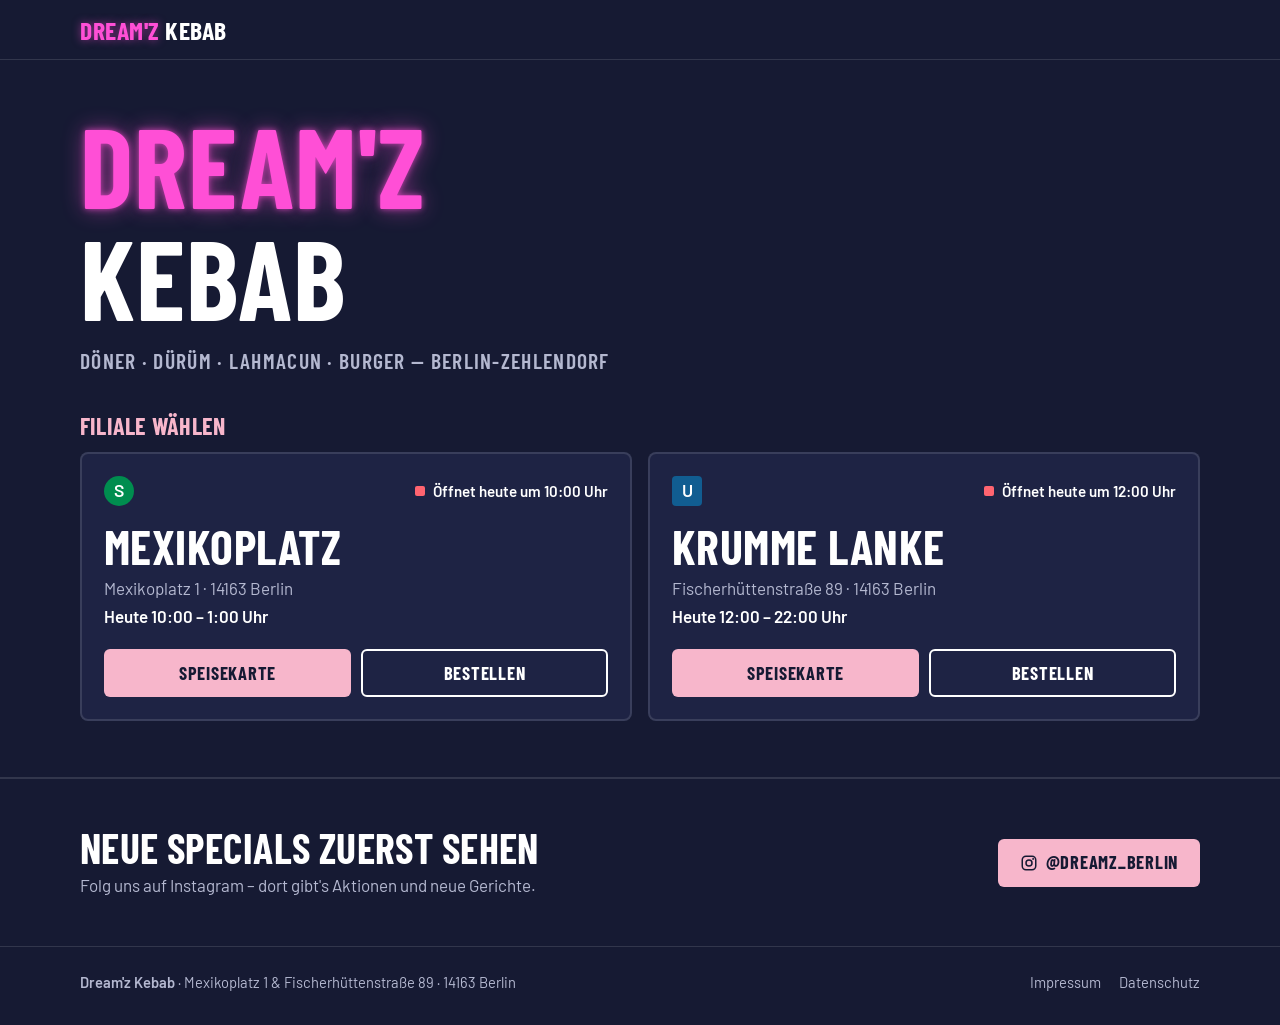
<file: index.html>
<!doctype html>
<html lang="de">
<head>
  <meta charset="utf-8">
  <meta name="viewport" content="width=device-width, initial-scale=1, viewport-fit=cover">
  <title>Dream'z Kebab – Döner in Zehlendorf | Mexikoplatz &amp; Krumme Lanke</title>
  <meta name="description" content="Dream'z Kebab in Berlin-Zehlendorf: Döner, Dürüm, Lahmacun, Steak Döner, Teller &amp; Fingerfood. Zwei Filialen – am Mexikoplatz und an der Krummen Lanke. Speisekarte ansehen und bestellen.">
  <meta name="theme-color" content="#161a33">
  <meta property="og:title" content="Dream'z Kebab – Döner in Zehlendorf">
  <meta property="og:description" content="Mexikoplatz &amp; Krumme Lanke – Speisekarte ansehen und bestellen.">
  <meta property="og:type" content="website">
  <link rel="icon" href="favicon.svg" type="image/svg+xml">
  <link rel="preload" href="fonts/barlow-condensed-latin-700-normal.woff2" as="font" type="font/woff2" crossorigin>
  <link rel="stylesheet" href="styles.css?v=202611100929">
  <script type="application/ld+json">
  [
    {
      "@context": "https://schema.org",
      "@type": "Restaurant",
      "name": "Dream'z Kebab Mexikoplatz",
      "servesCuisine": ["Döner", "Türkisch"],
      "priceRange": "€",
      "telephone": "+49 176 62243937",
      "address": {"@type": "PostalAddress", "streetAddress": "Mexikoplatz 1", "postalCode": "14163", "addressLocality": "Berlin", "addressCountry": "DE"},
      "openingHoursSpecification": [
        {"@type": "OpeningHoursSpecification", "dayOfWeek": ["Monday","Tuesday","Wednesday","Thursday"], "opens": "10:00", "closes": "23:59"},
        {"@type": "OpeningHoursSpecification", "dayOfWeek": ["Friday","Saturday"], "opens": "10:00", "closes": "01:00"},
        {"@type": "OpeningHoursSpecification", "dayOfWeek": "Sunday", "opens": "11:00", "closes": "23:59"}
      ],
      "sameAs": ["https://www.instagram.com/dreamz_berlin/"]
    },
    {
      "@context": "https://schema.org",
      "@type": "Restaurant",
      "name": "Dream'z Kebab Krumme Lanke",
      "servesCuisine": ["Döner", "Türkisch"],
      "priceRange": "€",
      "telephone": "+49 30 83544760",
      "address": {"@type": "PostalAddress", "streetAddress": "Fischerhüttenstraße 89", "postalCode": "14163", "addressLocality": "Berlin", "addressCountry": "DE"},
      "openingHoursSpecification": [
        {"@type": "OpeningHoursSpecification", "dayOfWeek": ["Monday","Tuesday","Wednesday"], "opens": "10:00", "closes": "21:00"},
        {"@type": "OpeningHoursSpecification", "dayOfWeek": ["Thursday","Friday"], "opens": "10:00", "closes": "22:00"},
        {"@type": "OpeningHoursSpecification", "dayOfWeek": "Saturday", "opens": "12:00", "closes": "22:00"},
        {"@type": "OpeningHoursSpecification", "dayOfWeek": "Sunday", "opens": "12:00", "closes": "21:00"}
      ],
      "sameAs": ["https://www.instagram.com/dreamz_berlin/"]
    }
  ]
  </script>
</head>
<body>
  <a class="skip" href="#filiale-waehlen">Zur Filialauswahl springen</a>

  <header class="topbar">
    <a class="brand" href="#top" aria-label="Dream'z Kebab – nach oben"><b>Dream'z</b> Kebab</a>
    <div class="switcher" role="tablist" aria-label="Filiale wechseln" hidden>
      <button role="tab" data-select="mexikoplatz">Mexikoplatz</button>
      <button role="tab" data-select="krumme-lanke">Krumme Lanke</button>
    </div>
  </header>

  <main id="top">
    <!-- ============ HERO + FILIALAUSWAHL ============ -->
    <section class="hero" id="filiale-waehlen">
      <div class="wrap">
        <h1 class="hero-title"><b>Dream'z</b> Kebab</h1>
        <p class="hero-sub">Döner · Dürüm · Lahmacun · Burger — Berlin-Zehlendorf</p>

        <h2 class="pick-label">Filiale wählen</h2>
        <div class="picker" role="list">
          <!-- Karten werden von app.js mit Live-Status befüllt; Inhalt hier dient als Fallback. -->
          <article class="pick" role="listitem" data-store="mexikoplatz">
            <div class="pick-top">
              <span class="station station-s" aria-label="S-Bahn">S</span>
              <span class="status"><span class="dot"></span><span class="state">Öffnungszeiten</span></span>
            </div>
            <h2 class="pick-name">Mexikoplatz</h2>
            <p class="pick-addr">Mexikoplatz 1 · 14163 Berlin</p>
            <p class="pick-today"></p>
            <div class="pick-actions">
              <a class="btn btn-primary" href="#mexikoplatz" data-select="mexikoplatz">Speisekarte</a>
              <button class="btn btn-soft" data-order="mexikoplatz">Bestellen</button>
            </div>
          </article>

          <article class="pick" role="listitem" data-store="krumme-lanke">
            <div class="pick-top">
              <span class="station station-u" aria-label="U-Bahn">U</span>
              <span class="status"><span class="dot"></span><span class="state">Öffnungszeiten</span></span>
            </div>
            <h2 class="pick-name">Krumme Lanke</h2>
            <p class="pick-addr">Fischerhüttenstraße 89 · 14163 Berlin</p>
            <p class="pick-today"></p>
            <div class="pick-actions">
              <a class="btn btn-primary" href="#krumme-lanke" data-select="krumme-lanke">Speisekarte</a>
              <button class="btn btn-soft" data-order="krumme-lanke">Bestellen</button>
            </div>
          </article>
        </div>
      </div>
    </section>

    <!-- ============ FILIALANSICHT (wird von app.js gefüllt) ============ -->
    <section class="store" id="filiale" aria-live="polite" hidden>
      <div class="wrap">
        <div class="store-head">
          <div>
            <p class="store-kicker"></p>
            <h2 class="store-title"></h2>
            <p class="store-tagline"></p>
          </div>
          <div class="store-actions"></div>
        </div>

        <div class="store-grid">
          <div class="menu-col">
            <nav class="cats" aria-label="Kategorien"></nav>
            <div class="menu"></div>
            <p class="fineprint">Alle Preise in Euro inkl. MwSt. Informationen zu Allergenen und Zusatzstoffen bekommst du im Laden – frag uns einfach.</p>
          </div>

          <aside class="info-col">
            <div class="panel">
              <h3>Öffnungszeiten</h3>
              <p class="status status-lg"><span class="dot"></span><span class="state"></span></p>
              <table class="hours"></table>
            </div>
            <div class="panel">
              <h3>Adresse</h3>
              <address class="addr"></address>
              <a class="btn btn-soft btn-block route" target="_blank" rel="noopener">Route planen</a>
            </div>
          </aside>
        </div>
      </div>
    </section>

    <!-- ============ INSTAGRAM ============ -->
    <section class="cta">
      <div class="wrap cta-inner">
        <div>
          <h2>Neue Specials zuerst sehen</h2>
          <p>Folg uns auf Instagram – dort gibt's Aktionen und neue Gerichte.</p>
        </div>
        <a class="btn btn-primary btn-lg" href="https://www.instagram.com/dreamz_berlin/" target="_blank" rel="noopener">
          <svg aria-hidden="true" viewBox="0 0 24 24" width="20" height="20"><rect x="3" y="3" width="18" height="18" rx="5" fill="none" stroke="currentColor" stroke-width="2"/><circle cx="12" cy="12" r="4" fill="none" stroke="currentColor" stroke-width="2"/><circle cx="17.5" cy="6.5" r="1.3" fill="currentColor"/></svg>
          @dreamz_berlin
        </a>
      </div>
    </section>
  </main>

  <footer class="footer">
    <div class="wrap footer-inner">
      <p><strong>Dream'z Kebab</strong> · Mexikoplatz 1 &amp; Fischerhüttenstraße 89 · 14163 Berlin</p>
      <nav aria-label="Rechtliches">
        <a href="impressum.html">Impressum</a>
        <a href="datenschutz.html">Datenschutz</a>
      </nav>
    </div>
  </footer>

  <!-- ============ BESTELL-SHEET ============ -->
  <dialog class="sheet" id="order-sheet" aria-labelledby="sheet-title">
    <form method="dialog" class="sheet-inner">
      <div class="sheet-grip" aria-hidden="true"></div>
      <p class="sheet-kicker">Bestellen</p>
      <h2 id="sheet-title"></h2>
      <div class="sheet-options"></div>
      <button class="btn btn-ghost btn-block" value="close">Schließen</button>
    </form>
  </dialog>

  <script src="data.js?v=202611100929"></script>
  <script src="app.js?v=202611100929"></script>
</body>
</html>
</file>
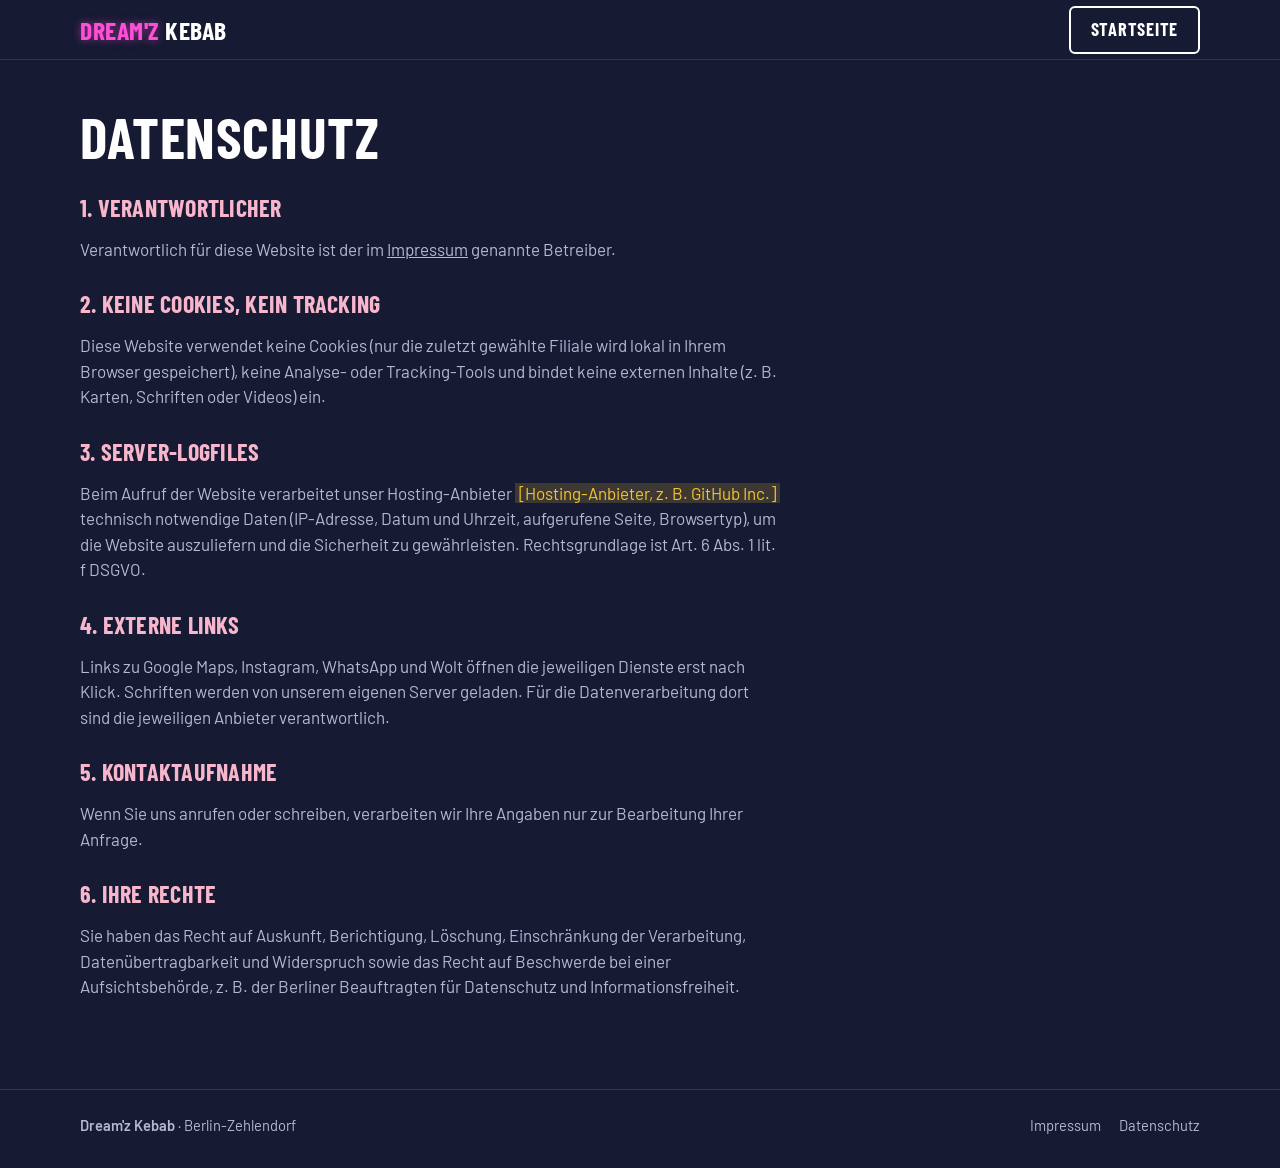
<file: datenschutz.html>
<!doctype html>
<html lang="de">
<head>
  <meta charset="utf-8">
  <meta name="viewport" content="width=device-width, initial-scale=1">
  <title>Datenschutz – Dream'z Kebab</title>
  <meta name="robots" content="noindex">
  <link rel="icon" href="favicon.svg" type="image/svg+xml">
  <link rel="stylesheet" href="styles.css?v=202611100929">
</head>
<body>
  <header class="topbar">
    <a class="brand" href="index.html"><b>Dream'z</b> Kebab</a>
    <a class="btn btn-ghost" href="index.html">Startseite</a>
  </header>
  <main class="wrap legal">
    <h1>Datenschutz</h1>
    <h2>1. Verantwortlicher</h2>
    <p>Verantwortlich für diese Website ist der im <a href="impressum.html">Impressum</a> genannte Betreiber.</p>
    <h2>2. Keine Cookies, kein Tracking</h2>
    <p>Diese Website verwendet keine Cookies (nur die zuletzt gewählte Filiale wird lokal in Ihrem Browser gespeichert), keine Analyse- oder Tracking-Tools und bindet keine externen Inhalte (z. B. Karten, Schriften oder Videos) ein.</p>
    <h2>3. Server-Logfiles</h2>
    <p>Beim Aufruf der Website verarbeitet unser Hosting-Anbieter <span class="todo">[Hosting-Anbieter, z. B. GitHub Inc.]</span> technisch notwendige Daten (IP-Adresse, Datum und Uhrzeit, aufgerufene Seite, Browsertyp), um die Website auszuliefern und die Sicherheit zu gewährleisten. Rechtsgrundlage ist Art. 6 Abs. 1 lit. f DSGVO.</p>
    <h2>4. Externe Links</h2>
    <p>Links zu Google Maps, Instagram, WhatsApp und Wolt öffnen die jeweiligen Dienste erst nach Klick. Schriften werden von unserem eigenen Server geladen. Für die Datenverarbeitung dort sind die jeweiligen Anbieter verantwortlich.</p>
    <h2>5. Kontaktaufnahme</h2>
    <p>Wenn Sie uns anrufen oder schreiben, verarbeiten wir Ihre Angaben nur zur Bearbeitung Ihrer Anfrage.</p>
    <h2>6. Ihre Rechte</h2>
    <p>Sie haben das Recht auf Auskunft, Berichtigung, Löschung, Einschränkung der Verarbeitung, Datenübertragbarkeit und Widerspruch sowie das Recht auf Beschwerde bei einer Aufsichtsbehörde, z. B. der Berliner Beauftragten für Datenschutz und Informationsfreiheit.</p>
  </main>
  <footer class="footer"><div class="wrap footer-inner"><p><strong>Dream'z Kebab</strong> · Berlin-Zehlendorf</p><nav aria-label="Rechtliches"><a href="impressum.html">Impressum</a><a href="datenschutz.html">Datenschutz</a></nav></div></footer>
</body>
</html>
</file>
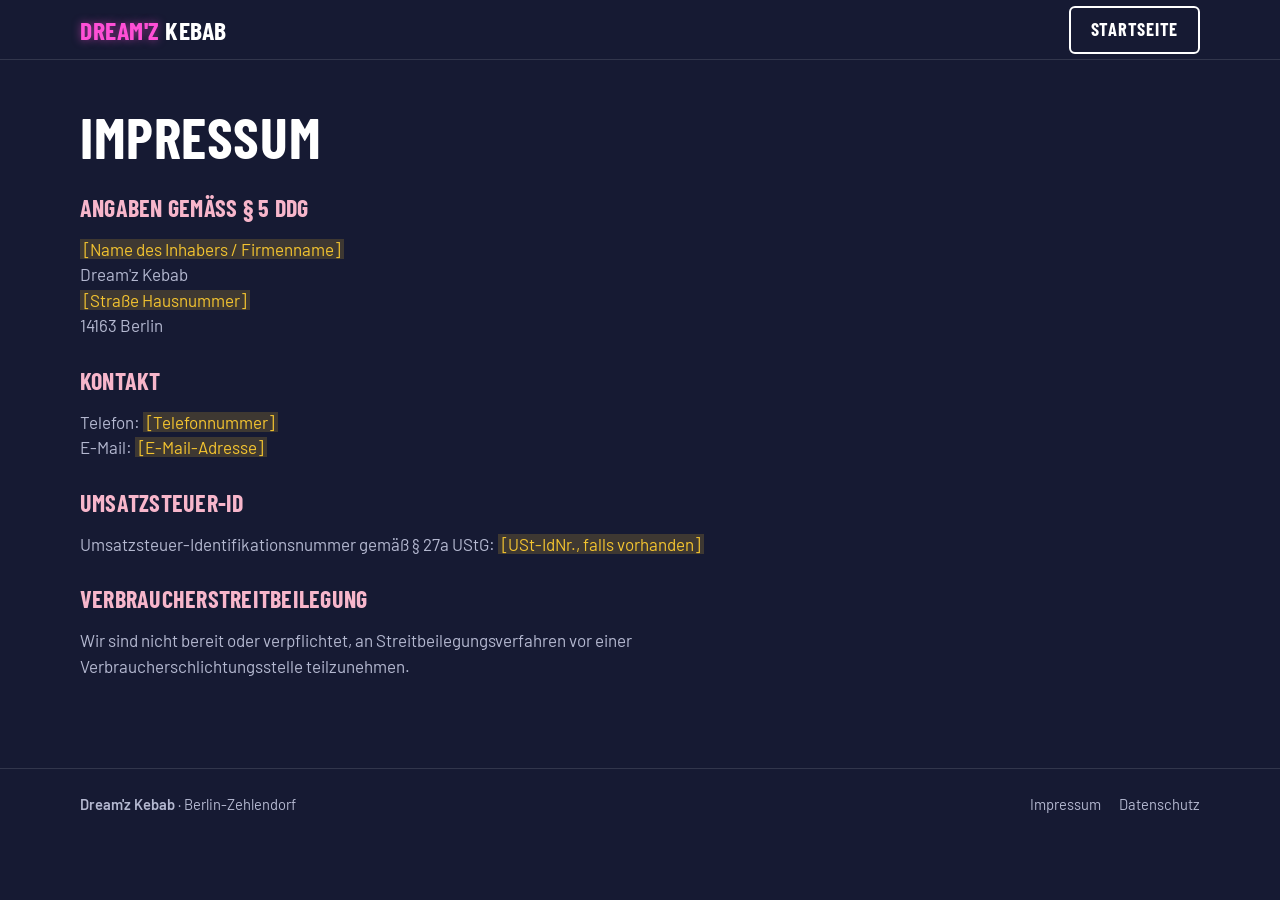
<file: impressum.html>
<!doctype html>
<html lang="de">
<head>
  <meta charset="utf-8">
  <meta name="viewport" content="width=device-width, initial-scale=1">
  <title>Impressum – Dream'z Kebab</title>
  <meta name="robots" content="noindex">
  <link rel="icon" href="favicon.svg" type="image/svg+xml">
  <link rel="stylesheet" href="styles.css?v=202611100929">
</head>
<body>
  <header class="topbar">
    <a class="brand" href="index.html"><b>Dream'z</b> Kebab</a>
    <a class="btn btn-ghost" href="index.html">Startseite</a>
  </header>
  <main class="wrap legal">
    <h1>Impressum</h1>
    <h2>Angaben gemäß § 5 DDG</h2>
    <p><span class="todo">[Name des Inhabers / Firmenname]</span><br>
      Dream'z Kebab<br>
      <span class="todo">[Straße Hausnummer]</span><br>
      14163 Berlin</p>
    <h2>Kontakt</h2>
    <p>Telefon: <span class="todo">[Telefonnummer]</span><br>
      E-Mail: <span class="todo">[E-Mail-Adresse]</span></p>
    <h2>Umsatzsteuer-ID</h2>
    <p>Umsatzsteuer-Identifikationsnummer gemäß § 27a UStG: <span class="todo">[USt-IdNr., falls vorhanden]</span></p>
    <h2>Verbraucherstreitbeilegung</h2>
    <p>Wir sind nicht bereit oder verpflichtet, an Streitbeilegungsverfahren vor einer Verbraucherschlichtungsstelle teilzunehmen.</p>
  </main>
  <footer class="footer"><div class="wrap footer-inner"><p><strong>Dream'z Kebab</strong> · Berlin-Zehlendorf</p><nav aria-label="Rechtliches"><a href="impressum.html">Impressum</a><a href="datenschutz.html">Datenschutz</a></nav></div></footer>
</body>
</html>
</file>
<file: styles.css>
/* Schriften – selbst gehostet */
@font-face { font-family: "Barlow Condensed"; src: url("fonts/barlow-condensed-latin-600-normal.woff2") format("woff2"); font-weight: 600; font-display: swap; }
@font-face { font-family: "Barlow Condensed"; src: url("fonts/barlow-condensed-latin-700-normal.woff2") format("woff2"); font-weight: 700; font-display: swap; }
@font-face { font-family: "Barlow"; src: url("fonts/barlow-latin-400-normal.woff2") format("woff2"); font-weight: 400; font-display: swap; }
@font-face { font-family: "Barlow"; src: url("fonts/barlow-latin-600-normal.woff2") format("woff2"); font-weight: 600; font-display: swap; }

/* Farben angelehnt an die Menütafel im Laden */
:root {
  --navy: #161a33;
  --navy-2: #1e2344;
  --navy-3: #272d55;
  --line: rgba(255, 255, 255, .12);
  --white: #ffffff;
  --muted: #b4b8d0;
  --pink: #f7b6cb;       /* Balken auf der Tafel */
  --neon: #ff4fd6;       /* Leuchtschrift */
  --blue: #a9dcf6;       /* Preisschilder */
  --yellow: #f4c430;     /* Specials-Tafel */
  --green: #3ccf78;
  --red: #ff6470;
  --s-green: #008d4f;
  --u-blue: #115d91;
  --cond: "Barlow Condensed", "Arial Narrow", sans-serif;
  --body: "Barlow", system-ui, -apple-system, "Segoe UI", sans-serif;
  --top: 60px;
  --cats: 52px;
}

*, *::before, *::after { box-sizing: border-box; }
html { -webkit-text-size-adjust: 100%; }
body { margin: 0; background: var(--navy); color: var(--white); font: 400 17px/1.5 var(--body); -webkit-font-smoothing: antialiased; }
a { color: inherit; }
button { font: inherit; color: inherit; }
svg { flex: none; }
[hidden] { display: none !important; }
.wrap { width: min(1120px, 100% - 32px); margin-inline: auto; }
.skip { position: absolute; left: -999px; top: 8px; z-index: 100; background: var(--pink); color: var(--navy); padding: 8px 12px; }
.skip:focus { left: 8px; }
:focus-visible { outline: 3px solid var(--blue); outline-offset: 2px; }
h1, h2, h3, h4 { font-family: var(--cond); font-weight: 700; text-transform: uppercase; letter-spacing: .01em; line-height: 1; }

/* ---------- Kopfzeile ---------- */
.topbar {
  position: sticky; top: 0; z-index: 40; height: var(--top);
  display: flex; align-items: center; justify-content: space-between; gap: 12px;
  padding: 0 max(16px, calc((100% - 1120px) / 2));
  background: var(--navy); border-bottom: 1px solid var(--line);
}
.brand { text-decoration: none; font: 700 1.6rem/1 var(--cond); text-transform: uppercase; letter-spacing: .02em; }
.brand b { color: var(--neon); font-weight: 700; text-shadow: 0 0 8px rgba(255, 79, 214, .55); }

.switcher { display: flex; border: 2px solid var(--white); border-radius: 6px; overflow: hidden; }
.switcher button {
  border: 0; background: transparent; cursor: pointer; padding: 6px 12px;
  font: 700 1rem/1 var(--cond); text-transform: uppercase; letter-spacing: .03em; white-space: nowrap;
  touch-action: manipulation;
}
.switcher button + button { border-left: 2px solid var(--white); }
.switcher button[aria-selected="true"] { background: var(--white); color: var(--navy); }

/* ---------- Buttons ---------- */
.btn {
  display: inline-flex; align-items: center; justify-content: center; gap: 8px;
  min-height: 48px; padding: 0 20px; border-radius: 6px; border: 2px solid transparent;
  font: 700 1.15rem/1 var(--cond); text-transform: uppercase; letter-spacing: .04em;
  text-decoration: none; cursor: pointer; white-space: nowrap; touch-action: manipulation;
}
.btn svg { width: 18px; height: 18px; }
.btn:active { transform: translateY(1px); }
.btn-primary { background: var(--pink); color: var(--navy); }
.btn-primary:hover { background: #fbd0de; }
.btn-soft, .btn-ghost { border-color: var(--white); background: transparent; }
.btn-soft:hover, .btn-ghost:hover { background: var(--white); color: var(--navy); }
.btn-block { width: 100%; }

/* ---------- Start ---------- */
.hero { padding: 48px 0 56px; border-bottom: 1px solid var(--line); }
.hero-title { margin: 0; font-size: clamp(3.4rem, 12vw, 7rem); }
.hero-title b { display: block; color: var(--neon); text-shadow: 0 0 6px rgba(255, 79, 214, .7), 0 0 22px rgba(255, 79, 214, .45); }
.hero-sub { margin: 14px 0 0; font: 600 clamp(1.1rem, 2.6vw, 1.35rem)/1.3 var(--cond); text-transform: uppercase; letter-spacing: .06em; color: var(--muted); }
.pick-label { margin: 40px 0 14px; font-size: 1.5rem; color: var(--pink); }

.picker { display: grid; grid-template-columns: 1fr 1fr; gap: 16px; }
.pick { padding: 22px; background: var(--navy-2); border: 2px solid var(--line); border-radius: 8px; }
.pick.is-selected { border-color: var(--pink); }
.pick-top { display: flex; align-items: center; justify-content: space-between; gap: 12px; }
.pick-name { margin: 16px 0 6px; font-size: clamp(2.2rem, 5vw, 3rem); }
.pick-addr { margin: 0; color: var(--muted); }
.pick-today { margin: 2px 0 20px; font-weight: 600; }
.pick-actions { display: flex; gap: 10px; }
.pick-actions .btn { flex: 1; }

.station { display: inline-grid; place-items: center; width: 30px; height: 30px; font: 700 1.1rem/1 var(--body); color: #fff; }
.station-s { background: var(--s-green); border-radius: 50%; }
.station-u { background: var(--u-blue); border-radius: 4px; }

.status { display: inline-flex; align-items: center; gap: 8px; margin: 0; font-weight: 600; font-size: .95rem; }
.dot { width: 10px; height: 10px; border-radius: 2px; background: var(--muted); }
.is-open .dot { background: var(--green); }
.is-soon .dot { background: var(--yellow); }
.is-closed .dot { background: var(--red); }

/* ---------- Filiale ---------- */
.store { padding: 40px 0 64px; }
.store-head { display: flex; flex-wrap: wrap; align-items: flex-end; justify-content: space-between; gap: 18px; margin-bottom: 24px; }
.store-kicker { display: flex; align-items: center; gap: 10px; margin: 0 0 10px; font-weight: 600; color: var(--muted); }
.store-kicker .station { width: 24px; height: 24px; font-size: .85rem; }
.store-title { margin: 0; font-size: clamp(2.4rem, 6vw, 4rem); }
.store-tagline { margin: 8px 0 0; color: var(--muted); }
.store-actions { display: flex; flex-wrap: wrap; gap: 10px; }

.store-grid { display: grid; grid-template-columns: minmax(0, 1fr) 300px; gap: 32px; align-items: start; }

/* Kategorien-Leiste */
.cats {
  position: sticky; top: var(--top); z-index: 20; height: var(--cats);
  display: flex; align-items: center; gap: 6px; overflow-x: auto; scrollbar-width: none;
  margin: 0 -16px; padding: 0 16px; background: var(--navy);
  border-bottom: 1px solid var(--line);
  -webkit-overflow-scrolling: touch;
}
.cats::-webkit-scrollbar { display: none; }
.cats a {
  flex: none; padding: 7px 12px; border-radius: 4px; text-decoration: none;
  font: 700 1.05rem/1 var(--cond); text-transform: uppercase; letter-spacing: .04em; color: var(--muted);
  touch-action: manipulation; -webkit-tap-highlight-color: transparent;
}
.cats a.active { background: var(--white); color: var(--navy); }

/* Kategorien */
.cat { padding-top: 28px; }
.cat-head {
  display: flex; align-items: center; justify-content: space-between; gap: 12px;
  padding: 10px 14px; background: var(--pink); color: var(--navy); border-radius: 6px;
}
.cat-head h3 { margin: 0; font-size: 1.9rem; }
.badge { padding: 4px 8px; border-radius: 4px; background: var(--navy); color: var(--yellow); font: 700 .95rem/1 var(--cond); text-transform: uppercase; letter-spacing: .05em; }
.cat-note { margin: 12px 0 0; color: var(--muted); }
.cat-note strong { color: var(--white); font: 700 1.1rem var(--cond); text-transform: uppercase; letter-spacing: .04em; }

/* Füllung & Soße wählen */
.choose { display: grid; gap: 14px; margin-top: 16px; padding: 16px; background: var(--navy-2); border: 1px solid var(--line); border-radius: 8px; }
.choose-row { display: flex; gap: 12px; align-items: flex-start; }
.choose-step {
  flex: none; width: 28px; height: 28px; display: grid; place-items: center; border-radius: 50%;
  background: var(--blue); color: var(--navy); font: 700 1.05rem/1 var(--cond);
}
.choose-label { margin: 3px 0 8px; font: 700 1.15rem/1.1 var(--cond); text-transform: uppercase; letter-spacing: .04em; color: var(--pink); }
.choose-row:last-child .choose-label { margin-bottom: 0; color: var(--white); }
.choose .chips li { background: var(--navy-3); }

/* Klassiker wie auf der Tafel */
.tiles { display: grid; grid-template-columns: repeat(auto-fill, minmax(190px, 1fr)); gap: 12px; margin-top: 14px; }
.tile { display: flex; flex-direction: column; padding: 16px; background: var(--navy-2); border: 1px solid var(--line); border-radius: 8px; }
.tile h4 { margin: 0; font-size: 1.7rem; }
.tile p { margin: 4px 0 0; color: var(--muted); font-size: .95rem; }
.price-tag {
  align-self: flex-start; margin-top: auto; padding: 6px 12px; border-radius: 8px;
  background: var(--blue); color: var(--navy); font: 700 1.6rem/1 var(--cond);
}
.tile .price-tag { margin-top: 14px; }
.price-tag small { font-size: .65em; margin-right: 3px; }
.tile-extras { list-style: none; margin: 12px 0 0; padding: 10px 0 0; border-top: 1px solid var(--line); font-size: .95rem; }
.tile-extras li { display: flex; justify-content: space-between; }
.tile-extras span { font-weight: 600; }

/* Listen mit Punktlinie */
.rows { list-style: none; margin: 8px 0 0; padding: 0; }
.rows li { display: flex; align-items: baseline; gap: 10px; padding: 12px 2px; border-bottom: 1px solid var(--line); }
.row-main { display: flex; flex-direction: column; min-width: 0; }
.row-name { font: 700 1.3rem/1.15 var(--cond); text-transform: uppercase; letter-spacing: .02em; }
.row-desc { color: var(--muted); font-size: .92rem; }
.rows li::after { content: none; }
.row-fill { flex: 1; min-width: 12px; border-bottom: 2px dotted rgba(255, 255, 255, .25); transform: translateY(-5px); }
.row-price { font: 700 1.35rem/1 var(--cond); color: var(--blue); white-space: nowrap; }
.row-price-ask { font: 600 1rem/1 var(--cond); text-transform: uppercase; letter-spacing: .03em; color: var(--yellow); }

.size-head, .rows-sizes li { display: grid; grid-template-columns: 1fr 72px 72px; align-items: baseline; gap: 8px; }
.size-head { margin-top: 14px; padding: 0 2px; font: 700 1rem/1 var(--cond); text-transform: uppercase; letter-spacing: .06em; color: var(--muted); }
.size-head span, .rows-sizes .row-price { text-align: right; }

.fineprint { margin: 28px 0 0; font-size: .9rem; color: var(--muted); }

/* Seitenspalte */
.info-col { position: sticky; top: calc(var(--top) + 16px); display: grid; gap: 14px; }
.panel { padding: 18px; background: var(--navy-2); border: 1px solid var(--line); border-radius: 8px; }
.panel h3 { margin: 0 0 12px; font-size: 1.5rem; color: var(--pink); }
.status-lg { margin-bottom: 10px; }
.hours { width: 100%; border-collapse: collapse; }
.hours th, .hours td { padding: 6px 0; text-align: left; font-variant-numeric: tabular-nums; }
.hours th { font-weight: 400; color: var(--muted); }
.hours td { text-align: right; font-weight: 600; }
.hours tr.today th, .hours tr.today td { color: var(--white); font-weight: 600; }
.hours tr.today th::before { content: "▸ "; color: var(--pink); }
.addr { font-style: normal; margin-bottom: 14px; }
.chips { list-style: none; margin: 0; padding: 0; display: flex; flex-wrap: wrap; gap: 6px; }
.chips li { padding: 4px 10px; border: 1px solid var(--line); border-radius: 4px; font: 600 1.05rem/1.2 var(--cond); text-transform: uppercase; letter-spacing: .03em; }

/* ---------- Instagram & Footer ---------- */
.cta { padding: 48px 0; border-top: 1px solid var(--line); }
.cta-inner { display: flex; flex-wrap: wrap; align-items: center; justify-content: space-between; gap: 18px; }
.cta h2 { margin: 0; font-size: clamp(1.8rem, 4vw, 2.6rem); }
.cta p { margin: 4px 0 0; color: var(--muted); }

.footer { border-top: 1px solid var(--line); padding: 24px 0 calc(32px + env(safe-area-inset-bottom)); color: var(--muted); font-size: .92rem; }
.footer-inner { display: flex; flex-wrap: wrap; justify-content: space-between; gap: 10px 24px; }
.footer p { margin: 0; }
.footer nav { display: flex; gap: 18px; }
.footer a { text-decoration: none; }
.footer a:hover { color: var(--white); text-decoration: underline; }

/* ---------- Bestell-Fenster ---------- */
.sheet {
  position: fixed; inset: auto 0 0 0; width: min(460px, 100%); max-width: 100%; max-height: 90vh; margin: 0 auto; padding: 0;
  border: 0; border-top: 4px solid var(--pink); border-radius: 12px 12px 0 0; background: var(--navy-2); color: var(--white);
}
.sheet::backdrop { background: rgba(5, 6, 15, .7); }
.sheet-inner { padding: 18px 18px calc(18px + env(safe-area-inset-bottom)); display: grid; gap: 10px; }
.sheet-grip { display: none; }
.sheet-kicker { margin: 0; font: 700 1rem/1 var(--cond); text-transform: uppercase; letter-spacing: .08em; color: var(--pink); }
.sheet h2 { margin: 0 0 6px; font-size: 2.2rem; }
.sheet-options { display: grid; gap: 8px; }
.option {
  display: flex; align-items: center; gap: 14px; padding: 12px 14px; border-radius: 8px; text-decoration: none;
  background: var(--navy-3); border: 1px solid var(--line); touch-action: manipulation;
}
.option:hover { border-color: var(--pink); }
.option-icon { width: 42px; height: 42px; border-radius: 8px; display: grid; place-items: center; background: var(--white); color: var(--navy); }
.option-icon svg { width: 22px; height: 22px; }
.option-whatsapp .option-icon { background: #25d366; color: #fff; }
.option-link .option-icon { background: #009de0; color: #fff; }
.option-body { flex: 1; display: flex; flex-direction: column; }
.option-body strong { font: 700 1.3rem/1.1 var(--cond); text-transform: uppercase; letter-spacing: .02em; }
.option-body span { color: var(--muted); font-size: .92rem; }
.option-arrow { font-size: 1.6rem; color: var(--muted); }
@media (min-width: 720px) {
  .sheet { inset: 0; margin: auto; height: fit-content; border-radius: 12px; }
}

/* ---------- Rechtliches ---------- */
.legal { padding: 48px 0 72px; }
.legal h1 { font-size: clamp(2.6rem, 8vw, 3.6rem); margin: 0 0 20px; }
.legal h2 { font-size: 1.5rem; margin: 30px 0 8px; color: var(--pink); }
.legal p, .legal li { color: var(--muted); max-width: 70ch; }
.legal .todo { background: rgba(244, 196, 48, .18); color: var(--yellow); padding: 0 4px; }

/* ---------- Responsive ---------- */
@media (max-width: 960px) {
  .store-grid { grid-template-columns: minmax(0, 1fr); }
  .info-col { position: static; grid-template-columns: repeat(auto-fit, minmax(min(100%, 260px), 1fr)); }
}
@media (max-width: 720px) {
  .picker { grid-template-columns: 1fr; }
  .hero { padding: 32px 0 40px; }
  .pick-label { margin-top: 28px; }
}
@media (max-width: 480px) {
  .brand { font-size: 1.35rem; }
  .switcher button { padding: 6px 9px; font-size: .95rem; }
  .store-actions { width: 100%; }
  .store-actions .btn { flex: 1; }
  .tiles { grid-template-columns: 1fr 1fr; gap: 10px; }
  .tile { padding: 12px; }
  .tile h4 { font-size: 1.45rem; }
  .price-tag { font-size: 1.35rem; }
  .size-head, .rows-sizes li { grid-template-columns: 1fr 60px 60px; }
  .cta .btn { width: 100%; }
}
</file>
